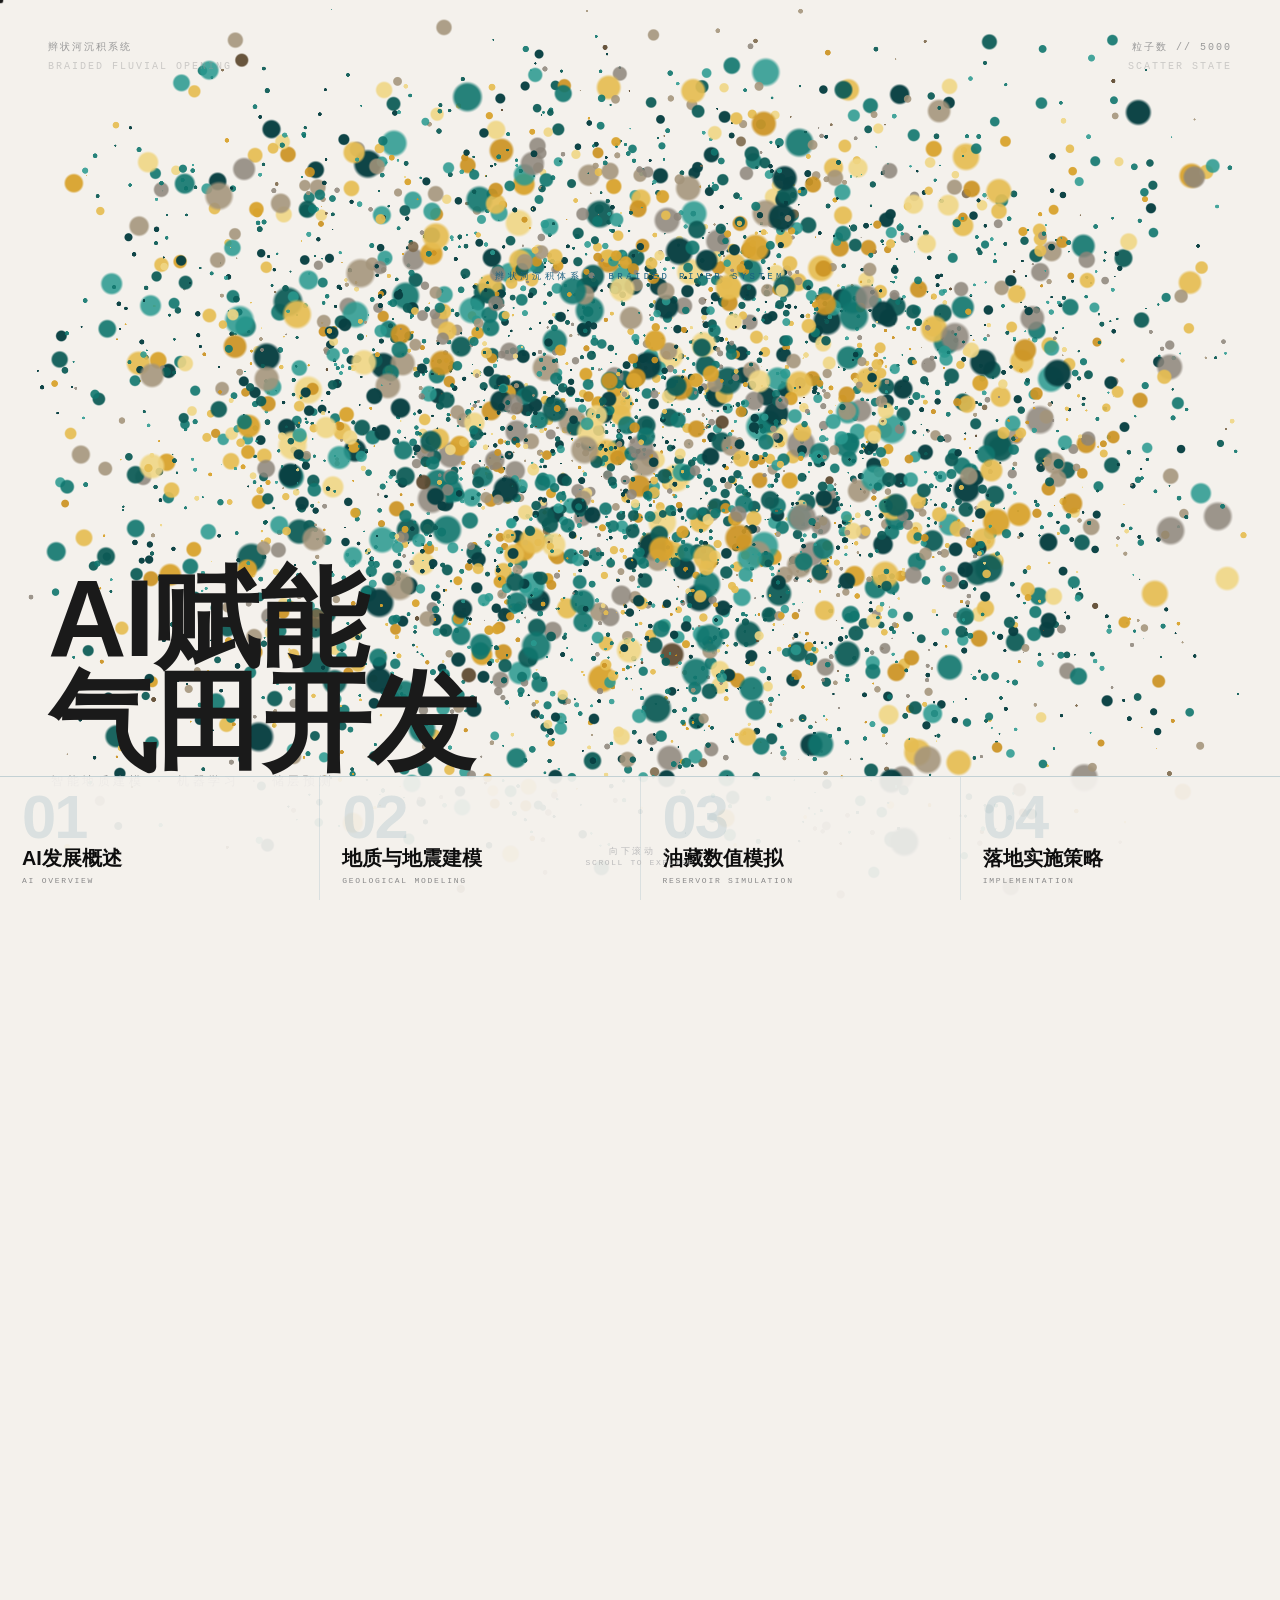
<file: index.html>
<!DOCTYPE html>
<html lang="zh-CN">
<head>
  <meta charset="UTF-8">
  <meta name="viewport" content="width=device-width, initial-scale=1.0">
  <title>AI赋能气田开发</title>
  <style>
    *, *::before, *::after { margin: 0; padding: 0; box-sizing: border-box; }

    body {
      background: #F4F1EC;
      height: 260vh;
      font-family: "PingFang SC", "Hiragino Sans GB", "Microsoft YaHei", "Noto Sans SC", Arial, sans-serif;
      overflow-x: hidden;
    }

    canvas {
      position: fixed;
      top: 0; left: 0;
      width: 100vw; height: 100vh;
      display: block;
    }

    /* ---- UI Overlay ---- */
    #ui {
      position: fixed;
      inset: 0;
      pointer-events: none;
      z-index: 10;
    }

    /* monospace utility */
    .mono {
      font-family: 'Courier New', Courier, monospace;
      font-size: 10px;
      letter-spacing: 0.20em;
      text-transform: uppercase;
      color: #999;
      line-height: 1.9;
    }

    /* corner anchors */
    #label-tl { position: absolute; top: 38px; left: 48px; }
    #label-tr { position: absolute; top: 38px; right: 48px; text-align: right; }

    /* ---- Main Headline ---- */
    #headline {
      position: absolute;
      bottom: 14%;
      left: 48px;
      font-size: clamp(52px, 8.5vw, 120px);
      font-weight: 900;
      line-height: 0.95;
      letter-spacing: -0.02em;
      color: #1A1A1A;
      mix-blend-mode: multiply;
      opacity: 0;
      transition: opacity 1.6s ease;
    }

    #subtitle {
      position: absolute;
      bottom: 12.2%;
      left: 51px;
      font-family: 'Courier New', monospace;
      font-size: clamp(9px, 1.1vw, 12px);
      letter-spacing: 0.30em;
      color: #888;
      text-transform: uppercase;
      opacity: 0;
      transition: opacity 2s ease 0.9s;
    }

    /* ---- Chapter Strip — full-width bottom bar ---- */
    #chapters-row {
      position: absolute;
      bottom: 0; left: 0; right: 0;
      display: flex;
      background: rgba(244,241,236,0.94);
      border-top: 1px solid rgba(26,96,128,0.22);
      opacity: 0;
      transform: translateY(40px);
      transition: opacity 0.75s ease, transform 0.75s cubic-bezier(0.22,1,0.36,1);
      pointer-events: all;
    }

    .ch {
      flex: 1;
      padding: 12px 22px 15px;
      border-right: 1px solid rgba(26,96,128,0.12);
      overflow: hidden;
      cursor: pointer;
      transition: background 0.25s ease, transform 0.25s ease;
    }
    .ch:last-child { border-right: none; }
    .ch:hover,
    .ch:focus-visible {
      background: rgba(26,96,128,0.06);
      transform: translateY(-2px);
      outline: none;
    }

    /* Large watermark numeral — visual anchor that draws the eye first */
    .ch-num {
      display: block;
      font-family: 'Arial Black', Arial, sans-serif;
      font-size: clamp(38px, 4.8vw, 62px);
      font-weight: 900;
      line-height: 0.92;
      letter-spacing: -0.03em;
      color: rgba(26,96,128,0.12);
      margin-bottom: 2px;
      user-select: none;
    }

    /* Bold Chinese title — primary read target */
    .ch-title {
      display: block;
      font-size: clamp(14px, 1.55vw, 20px);
      font-weight: 800;
      color: #0E0E0E;
      line-height: 1.2;
    }

    /* Monospace English label */
    .ch-en {
      display: block;
      font-family: 'Courier New', monospace;
      font-size: 8px;
      letter-spacing: 0.22em;
      color: #888;
      margin-top: 5px;
      text-transform: uppercase;
    }

    /* ---- River annotation — appears when river forms ---- */
    #river-label {
      position: absolute;
      top: 30%;
      left: 50%;
      transform: translateX(-50%);
      font-family: 'Courier New', monospace;
      font-size: 9px;
      letter-spacing: 0.38em;
      color: #1A6080;
      text-transform: uppercase;
      text-align: center;
      opacity: 0;
      transition: opacity 1s ease 0.8s;
      pointer-events: none;
      white-space: nowrap;
    }

    /* ---- Scroll Hint ---- */
    #scroll-hint {
      position: absolute;
      bottom: 32px;
      left: 50%;
      transform: translateX(-50%);
      font-family: 'Courier New', monospace;
      font-size: 9px;
      letter-spacing: 0.28em;
      color: #BBB;
      text-transform: uppercase;
      text-align: center;
      transition: opacity 0.4s;
      animation: nudge 2.2s ease-in-out infinite;
    }
    @keyframes nudge {
      0%, 100% { transform: translateX(-50%) translateY(0); }
      50%       { transform: translateX(-50%) translateY(6px); }
    }

    /* ---- Continue hint — sits above the chapter strip ---- */
    #continue-hint {
      position: absolute;
      bottom: 100px;
      right: 48px;
      font-family: 'Courier New', monospace;
      font-size: 9px;
      letter-spacing: 0.25em;
      color: #666;
      text-transform: uppercase;
      opacity: 0;
      transition: opacity 0.7s ease;
      pointer-events: all;
      cursor: pointer;
    }

    /* ---- Progress bar ---- */
    #pbar {
      position: fixed;
      top: 0; left: 0;
      height: 2px;
      width: 0%;
      background: linear-gradient(90deg, #1E5F77, #5BBACB, #9DD4DC);
      z-index: 20;
      transition: width 0.06s linear;
    }

    /* ---- Custom cursor ---- */
    #cursor {
      position: fixed;
      width: 7px; height: 7px;
      border-radius: 50%;
      background: #1A1A1A;
      pointer-events: none;
      z-index: 100;
      transform: translate(-50%, -50%);
      mix-blend-mode: multiply;
      transition: transform 0.08s ease;
    }
  </style>
</head>

<body>
<div id="pbar"></div>
<canvas id="canvas"></canvas>
<div id="cursor"></div>

<div id="ui">
  <!-- Top-left label -->
  <div id="label-tl" class="mono">
    辫状河沉积系统<br>
    <span style="opacity:0.45">Braided Fluvial Opening</span>
  </div>

  <!-- Top-right: live state -->
  <div id="label-tr" class="mono">
    粒子数 // 5000<br>
    <span style="opacity:0.45" id="state-sub">Scatter State</span>
  </div>

  <!-- Main headline -->
  <div id="headline">AI赋能<br>气田开发</div>
  <div id="subtitle">智能地质建模 · 机器学习 · 储层预测</div>

  <!-- Chapter strip — full-width bottom bar, reveals when river forms -->
  <div id="chapters-row">
    <div class="ch" id="ch1" data-target="part1/index.html" role="button" tabindex="0" aria-label="进入第一部分：AI发展概述">
      <span class="ch-num">01</span>
      <span class="ch-title">AI发展概述</span>
      <span class="ch-en">AI Overview</span>
    </div>
    <div class="ch" id="ch2" data-target="part2/index.html" role="button" tabindex="0" aria-label="进入第二部分：地质与地震建模">
      <span class="ch-num">02</span>
      <span class="ch-title">地质与地震建模</span>
      <span class="ch-en">Geological Modeling</span>
    </div>
    <div class="ch" id="ch3" data-target="part3/pinn_slides.html" role="button" tabindex="0" aria-label="进入第三部分：油藏数值模拟">
      <span class="ch-num">03</span>
      <span class="ch-title">油藏数值模拟</span>
      <span class="ch-en">Reservoir Simulation</span>
    </div>
    <div class="ch" id="ch4" data-target="part4/index.html" role="button" tabindex="0" aria-label="进入第四部分：落地实施策略">
      <span class="ch-num">04</span>
      <span class="ch-title">落地实施策略</span>
      <span class="ch-en">Implementation</span>
    </div>
  </div>

  <!-- River annotation — names the shape once it forms -->
  <div id="river-label">辫状河沉积体系 · Braided River System</div>

  <!-- Scroll hint -->
  <div id="scroll-hint">向下滚动 ↓<br><span style="font-size:8px;letter-spacing:0.2em">Scroll to explore</span></div>

  <!-- Continue -->
  <div id="continue-hint" onclick="navigate()">进入演示 // Enter Deck →</div>
</div>

<script>
// ============================================================
//  BRAIDED RIVER PARTICLE SYSTEM
//  WebGL2 · Spring Physics · Scroll-Driven · 3 500 Particles
// ============================================================

const CFG = {
  N:         5000,
  SPRING:    0.055,   // faster convergence → river forms crisply
  DAMP:      0.882,
  NOISE:     0.18,
  MOUSE_R:   130,
  MOUSE_F:   11,
  BG:        [244/255, 241/255, 236/255, 1.0],
};

// ---- Geology-authentic palette: RGBA 0–1 ----
// Teal water channels (matching part1 --accent #0f766e) vs warm gold sandbars
const PAL = {
  w0: [0.03, 0.25, 0.26, 0.97],   // deep dark teal
  w1: [0.05, 0.36, 0.34, 0.94],   // dark teal
  w2: [0.06, 0.46, 0.43, 0.90],   // accent teal (#0f766e)
  w3: [0.16, 0.60, 0.56, 0.86],   // light teal
  s0: [0.85, 0.64, 0.18, 0.95],   // rich amber-gold (darkest bar)
  s1: [0.90, 0.74, 0.32, 0.92],   // warm gold
  s2: [0.94, 0.84, 0.52, 0.90],   // pale gold-sand
  s3: [0.80, 0.58, 0.14, 0.93],   // dark burnt gold
  g0: [0.64, 0.58, 0.48, 0.88],   // warm gravel
  g1: [0.55, 0.52, 0.48, 0.85],   // dark gravel
  b0: [0.36, 0.28, 0.18, 0.92],   // dark bank
  b1: [0.48, 0.40, 0.28, 0.87],   // brown bank
};
const PKEYS = Object.keys(PAL);

function rpal(arr) { return PAL[arr[arr.length * Math.random() | 0]]; }

// ---- Six channel centrelines — spread across full page y ∈ [0.12, 0.88] ----
// Varied phases create braiding nodes where adjacent channels converge/diverge
const CH0 = t => 0.12 + 0.040 * Math.sin(t * Math.PI * 2.4 + 0.00);
const CH1 = t => 0.27 + 0.045 * Math.sin(t * Math.PI * 2.0 + 1.20);
const CH2 = t => 0.42 + 0.050 * Math.sin(t * Math.PI * 2.3 + 2.80);
const CH3 = t => 0.58 + 0.050 * Math.sin(t * Math.PI * 1.9 + 0.60);
const CH4 = t => 0.73 + 0.045 * Math.sin(t * Math.PI * 2.1 + 3.40);
const CH5 = t => 0.88 + 0.040 * Math.sin(t * Math.PI * 2.5 + 1.80);

// Narrow channel half-widths — crisp, distinct channel edges
const CW0 = t => 0.012 + 0.007 * Math.abs(Math.sin(t * Math.PI * 5.0 + 0.0));
const CW1 = t => 0.015 + 0.008 * Math.abs(Math.sin(t * Math.PI * 4.2 + 1.2));
const CW2 = t => 0.014 + 0.007 * Math.abs(Math.sin(t * Math.PI * 4.8 + 2.3));
const CW3 = t => 0.016 + 0.008 * Math.abs(Math.sin(t * Math.PI * 4.0 + 0.8));
const CW4 = t => 0.014 + 0.007 * Math.abs(Math.sin(t * Math.PI * 4.6 + 3.0));
const CW5 = t => 0.012 + 0.007 * Math.abs(Math.sin(t * Math.PI * 5.2 + 1.6));

// ---- Generate river target positions ----
function generateTargets(count, W, H) {
  const tgts = [];
  const zones = [
    { id: 'ch0',   w: 0.09 },
    { id: 'bar01', w: 0.06 },
    { id: 'ch1',   w: 0.10 },
    { id: 'bar12', w: 0.06 },
    { id: 'ch2',   w: 0.10 },
    { id: 'bar23', w: 0.06 },
    { id: 'ch3',   w: 0.12 },
    { id: 'bar34', w: 0.06 },
    { id: 'ch4',   w: 0.10 },
    { id: 'bar45', w: 0.06 },
    { id: 'ch5',   w: 0.09 },
    { id: 'banks', w: 0.04 },
    { id: 'outer', w: 0.06 },
  ];
  const total = zones.reduce((s, z) => s + z.w, 0);

  for (let i = 0; i < count; i++) {
    let r = Math.random() * total, zone = 'outer';
    for (const z of zones) { r -= z.w; if (r <= 0) { zone = z.id; break; } }

    const t  = Math.random();
    const xn = 0.04 + t * 0.92;
    let yn, col;

    switch (zone) {
      case 'ch0': {
        yn  = CH0(t) + (Math.random() * 2 - 1) * CW0(t);
        col = rpal(['w0','w1','w1','w2','w3']);
        break;
      }
      case 'ch1': {
        yn  = CH1(t) + (Math.random() * 2 - 1) * CW1(t);
        col = rpal(['w0','w0','w1','w2','w2','w3']);
        break;
      }
      case 'ch2': {
        yn  = CH2(t) + (Math.random() * 2 - 1) * CW2(t);
        col = rpal(['w0','w1','w1','w2','w3']);
        break;
      }
      case 'ch3': {
        yn  = CH3(t) + (Math.random() * 2 - 1) * CW3(t);
        col = rpal(['w0','w0','w1','w2','w2','w3']);
        break;
      }
      case 'ch4': {
        yn  = CH4(t) + (Math.random() * 2 - 1) * CW4(t);
        col = rpal(['w0','w1','w2','w2','w3']);
        break;
      }
      case 'ch5': {
        yn  = CH5(t) + (Math.random() * 2 - 1) * CW5(t);
        col = rpal(['w0','w1','w1','w2','w3']);
        break;
      }
      case 'bar01': {
        const y0 = CH0(t), y1 = CH1(t), gap = y1 - y0;
        if (gap < 0.05) {
          yn  = (y0 + y1) / 2 + (Math.random() * 2 - 1) * gap * 0.45;
          col = rpal(['w1','w2','w3']);
        } else {
          yn  = (y0 + y1) / 2 + (Math.random() * 2 - 1) * (gap - 0.04) / 2;
          col = rpal(['s0','s1','s1','s2','s3','g0','g1']);
        }
        break;
      }
      case 'bar12': {
        const y1 = CH1(t), y2 = CH2(t), gap = y2 - y1;
        if (gap < 0.05) {
          yn  = (y1 + y2) / 2 + (Math.random() * 2 - 1) * gap * 0.45;
          col = rpal(['w1','w2','w3']);
        } else {
          yn  = (y1 + y2) / 2 + (Math.random() * 2 - 1) * (gap - 0.04) / 2;
          col = rpal(['s0','s1','s1','s2','s3','g0','g1']);
        }
        break;
      }
      case 'bar23': {
        const y2 = CH2(t), y3 = CH3(t), gap = y3 - y2;
        if (gap < 0.05) {
          yn  = (y2 + y3) / 2 + (Math.random() * 2 - 1) * gap * 0.45;
          col = rpal(['w1','w2','w3']);
        } else {
          yn  = (y2 + y3) / 2 + (Math.random() * 2 - 1) * (gap - 0.04) / 2;
          col = rpal(['s0','s1','s1','s2','s3','g0','g1','g1']);
        }
        break;
      }
      case 'bar34': {
        const y3 = CH3(t), y4 = CH4(t), gap = y4 - y3;
        if (gap < 0.05) {
          yn  = (y3 + y4) / 2 + (Math.random() * 2 - 1) * gap * 0.45;
          col = rpal(['w1','w2','w3']);
        } else {
          yn  = (y3 + y4) / 2 + (Math.random() * 2 - 1) * (gap - 0.04) / 2;
          col = rpal(['s0','s1','s1','s2','s3','g0','g1']);
        }
        break;
      }
      case 'bar45': {
        const y4 = CH4(t), y5 = CH5(t), gap = y5 - y4;
        if (gap < 0.05) {
          yn  = (y4 + y5) / 2 + (Math.random() * 2 - 1) * gap * 0.45;
          col = rpal(['w1','w2','w3']);
        } else {
          yn  = (y4 + y5) / 2 + (Math.random() * 2 - 1) * (gap - 0.04) / 2;
          col = rpal(['s0','s1','s1','s2','s3','g0','g1','g1']);
        }
        break;
      }
      case 'banks': {
        yn  = Math.random() < 0.5
          ? Math.random() * 0.06
          : 0.94 + Math.random() * 0.06;
        col = rpal(['b0','b1','g0','g0','g1']);
        break;
      }
      default: { // outer
        yn = Math.random();
        col = rpal(PKEYS);
        break;
      }
    }

    yn = Math.max(0.01, Math.min(0.99, yn));
    tgts.push({ x: xn * W, y: yn * H, col: [...col], zone });
  }
  return tgts;
}

// ============================================================
//  WEBGL2 SETUP
// ============================================================
const VERT_SRC = `#version 300 es
precision highp float;
in vec2  aPos;
in float aSize;
in vec4  aColor;
uniform vec2 uRes;
out vec4 vColor;
void main() {
  vec2 c = (aPos / uRes) * 2.0 - 1.0;
  gl_Position = vec4(c.x, -c.y, 0.0, 1.0);
  gl_PointSize = aSize;
  vColor = aColor;
}`;

const FRAG_SRC = `#version 300 es
precision mediump float;
in  vec4 vColor;
out vec4 fragColor;
void main() {
  vec2  uv = gl_PointCoord - 0.5;
  float d  = length(uv);
  if (d > 0.5) discard;
  float a = 1.0 - smoothstep(0.36, 0.50, d);
  fragColor = vec4(vColor.rgb, vColor.a * a);
}`;

let canvas, gl, prog;
let posLoc, sizeLoc, colLoc, resLoc;
let vao, posBuf, sizeBuf, colBuf;

function initGL() {
  canvas = document.getElementById('canvas');
  canvas.width  = window.innerWidth;
  canvas.height = window.innerHeight;

  gl = canvas.getContext('webgl2', {
    alpha: false, antialias: true,
    premultipliedAlpha: false,
    powerPreference: 'high-performance',
  });
  if (!gl) return false;

  function makeShader(type, src) {
    const s = gl.createShader(type);
    gl.shaderSource(s, src);
    gl.compileShader(s);
    if (!gl.getShaderParameter(s, gl.COMPILE_STATUS))
      console.error(gl.getShaderInfoLog(s));
    return s;
  }

  prog = gl.createProgram();
  gl.attachShader(prog, makeShader(gl.VERTEX_SHADER,   VERT_SRC));
  gl.attachShader(prog, makeShader(gl.FRAGMENT_SHADER, FRAG_SRC));
  gl.linkProgram(prog);
  if (!gl.getProgramParameter(prog, gl.LINK_STATUS)) {
    console.error(gl.getProgramInfoLog(prog)); return false;
  }

  posLoc  = gl.getAttribLocation(prog,  'aPos');
  sizeLoc = gl.getAttribLocation(prog,  'aSize');
  colLoc  = gl.getAttribLocation(prog,  'aColor');
  resLoc  = gl.getUniformLocation(prog, 'uRes');

  vao    = gl.createVertexArray();
  posBuf = gl.createBuffer();
  sizeBuf= gl.createBuffer();
  colBuf = gl.createBuffer();

  gl.enable(gl.BLEND);
  gl.blendFunc(gl.SRC_ALPHA, gl.ONE_MINUS_SRC_ALPHA);
  gl.clearColor(...CFG.BG);
  return true;
}

// ============================================================
//  PARTICLE STATE
// ============================================================
let W, H;
let parts   = [];
let progress = 0;
let time     = 0;
let mX = -9999, mY = -9999;

// Pre-allocated typed arrays (avoid GC churn)
const posData  = new Float32Array(CFG.N * 2);
const sizeData = new Float32Array(CFG.N);
const colData  = new Float32Array(CFG.N * 4);

function randomSize(zone) {
  if (zone === 'outer') return 1 + Math.random() * 2.5;  // tiny: 1–3.5 px

  const r = Math.random();
  if (zone === 'bar01' || zone === 'bar12') {
    // sandbars: favour medium-large (look like gravel/sand grains)
    if (r < 0.40) return 5  + Math.random() * 6;   // mid   5–11 px
    if (r < 0.78) return 11 + Math.random() * 9;   // large 11–20 px
    return               20 + Math.random() * 12;  // XL    20–32 px
  }
  // water channels: varied fine-to-mid
  if (r < 0.55) return 2  + Math.random() * 4;   // small  2–6 px
  if (r < 0.82) return 6  + Math.random() * 7;   // mid    6–13 px
  if (r < 0.95) return 13 + Math.random() * 8;   // large 13–21 px
  return               21 + Math.random() * 12;  // XL    21–33 px
}

function initParticles() {
  W = window.innerWidth;
  H = window.innerHeight;
  const tgts = generateTargets(CFG.N, W, H);

  parts = tgts.map(tgt => {
    const sx = Math.random() * W;
    const sy = Math.random() * H;
    return {
      x: sx, y: sy,
      vx: (Math.random() - 0.5) * 2,
      vy: (Math.random() - 0.5) * 2,
      tx: tgt.x, ty: tgt.y,   // river target
      sx, sy,                  // scatter target
      size: randomSize(tgt.zone),
      col:  tgt.col,
      phi:  Math.random() * Math.PI * 2,
      spd:  0.010 + Math.random() * 0.025,
    };
  });
}

// ============================================================
//  PHYSICS UPDATE
// ============================================================
function update() {
  time += 0.008;

  for (const p of parts) {
    // Interpolated target driven by scroll progress
    const tx = p.sx + (p.tx - p.sx) * progress;
    const ty = p.sy + (p.ty - p.sy) * progress;

    // Spring toward target
    p.vx += (tx - p.x) * CFG.SPRING;
    p.vy += (ty - p.y) * CFG.SPRING;

    // Organic noise — fade to near-zero when river is fully formed
    const noiseAmt = CFG.NOISE * (1 - progress);
    p.vx += Math.sin(p.phi + time * p.spd * 2.2) * noiseAmt;
    p.vy += Math.cos(p.phi * 1.3 + time * p.spd * 1.9) * noiseAmt;

    // Mouse repulsion
    const dx = p.x - mX, dy = p.y - mY;
    const d2 = dx * dx + dy * dy;
    const R2 = CFG.MOUSE_R * CFG.MOUSE_R;
    if (d2 < R2 && d2 > 0) {
      const d = Math.sqrt(d2);
      const f = (CFG.MOUSE_R - d) / CFG.MOUSE_R * CFG.MOUSE_F;
      p.vx += (dx / d) * f;
      p.vy += (dy / d) * f;
    }

    p.vx *= CFG.DAMP;
    p.vy *= CFG.DAMP;
    p.x  += p.vx;
    p.y  += p.vy;
  }
}

// ============================================================
//  WEBGL RENDER
// ============================================================
function render() {
  gl.viewport(0, 0, canvas.width, canvas.height);
  gl.clear(gl.COLOR_BUFFER_BIT);
  gl.useProgram(prog);
  gl.uniform2f(resLoc, canvas.width, canvas.height);

  for (let i = 0; i < CFG.N; i++) {
    const p = parts[i];
    posData [i * 2]     = p.x;
    posData [i * 2 + 1] = p.y;
    sizeData[i]         = p.size;
    colData [i * 4]     = p.col[0];
    colData [i * 4 + 1] = p.col[1];
    colData [i * 4 + 2] = p.col[2];
    colData [i * 4 + 3] = p.col[3];
  }

  gl.bindVertexArray(vao);

  gl.bindBuffer(gl.ARRAY_BUFFER, posBuf);
  gl.bufferData(gl.ARRAY_BUFFER, posData, gl.DYNAMIC_DRAW);
  gl.enableVertexAttribArray(posLoc);
  gl.vertexAttribPointer(posLoc, 2, gl.FLOAT, false, 0, 0);

  gl.bindBuffer(gl.ARRAY_BUFFER, sizeBuf);
  gl.bufferData(gl.ARRAY_BUFFER, sizeData, gl.DYNAMIC_DRAW);
  gl.enableVertexAttribArray(sizeLoc);
  gl.vertexAttribPointer(sizeLoc, 1, gl.FLOAT, false, 0, 0);

  gl.bindBuffer(gl.ARRAY_BUFFER, colBuf);
  gl.bufferData(gl.ARRAY_BUFFER, colData, gl.DYNAMIC_DRAW);
  gl.enableVertexAttribArray(colLoc);
  gl.vertexAttribPointer(colLoc, 4, gl.FLOAT, false, 0, 0);

  gl.drawArrays(gl.POINTS, 0, CFG.N);
  gl.bindVertexArray(null);
}

// ============================================================
//  SCROLL CONTROLLER
// ============================================================
let clustered   = false;
let navigating  = false;
let clusterPx, exitPx;

function initScrollConfig() {
  clusterPx = window.innerHeight;        // 100 vh → fully formed
  exitPx    = window.innerHeight * 1.75; // 175 vh → navigate
}

function onScroll() {
  const sy = window.scrollY;
  progress = Math.min(1.0, sy / clusterPx);

  // Progress bar
  document.getElementById('pbar').style.width = (progress * 100) + '%';

  // Scroll hint fades with progress
  document.getElementById('scroll-hint').style.opacity =
    String(Math.max(0, 1 - progress * 3));

  // State text update
  const sub = document.getElementById('state-sub');
  if (progress < 0.05)     sub.textContent = 'Scatter State';
  else if (progress < 0.95) sub.textContent = 'Clustering ' + Math.round(progress * 100) + '%';
  else                       sub.textContent = 'Braided River ◉';

  // Chapter labels emerge at 85 %+
  if (progress >= 0.85 && !clustered) {
    clustered = true;
    // River annotation first, then the full chapter strip slides up
    document.getElementById('river-label').style.opacity = '1';
    setTimeout(() => {
      const row = document.getElementById('chapters-row');
      row.style.opacity = '1';
      row.style.transform = 'translateY(0)';
    }, 600);
  }

  // Continue hint
  document.getElementById('continue-hint').style.opacity =
    String(Math.max(0, (progress - 0.96) * 25));

  // Navigate on deep scroll
  if (sy >= exitPx && !navigating) {
    navigating = true;
    navigateTo('part1/index.html');
  }
}

function navigateTo(href) {
  if (!href) return;
  canvas.style.transition = 'opacity 0.9s ease';
  canvas.style.opacity    = '0';
  document.getElementById('ui').style.transition = 'opacity 0.9s ease';
  document.getElementById('ui').style.opacity    = '0';
  setTimeout(() => { window.location.href = href; }, 900);
}

function navigate() {
  navigateTo('part1/index.html');
}

function bindChapterNavigation() {
  const chapters = document.querySelectorAll('#chapters-row .ch[data-target]');
  chapters.forEach((chapter) => {
    const href = chapter.dataset.target;
    chapter.addEventListener('click', () => {
      if (navigating) return;
      navigating = true;
      navigateTo(href);
    });
    chapter.addEventListener('keydown', (event) => {
      if (event.key !== 'Enter' && event.key !== ' ') return;
      event.preventDefault();
      if (navigating) return;
      navigating = true;
      navigateTo(href);
    });
  });
}

// ============================================================
//  RESIZE
// ============================================================
function onResize() {
  W = canvas.width  = window.innerWidth;
  H = canvas.height = window.innerHeight;
  initScrollConfig();

  const tgts = generateTargets(CFG.N, W, H);
  for (let i = 0; i < CFG.N; i++) {
    parts[i].tx = tgts[i].x;
    parts[i].ty = tgts[i].y;
  }
}

// ============================================================
//  MAIN LOOP
// ============================================================
function loop() {
  update();
  render();
  requestAnimationFrame(loop);
}

// ============================================================
//  INIT
// ============================================================
window.addEventListener('DOMContentLoaded', () => {
  initScrollConfig();
  bindChapterNavigation();

  if (!initGL()) {
    document.body.innerHTML =
      '<p style="padding:40px;font-family:monospace;color:#555">' +
      'WebGL2 not supported in this browser.</p>';
    return;
  }

  initParticles();

  // Fade in headline
  requestAnimationFrame(() => {
    document.getElementById('headline').style.opacity = '1';
    document.getElementById('subtitle').style.opacity = '1';
  });

  window.addEventListener('scroll', onScroll, { passive: true });
  window.addEventListener('resize', onResize);

  // Mouse tracking + custom cursor
  const cursorEl = document.getElementById('cursor');
  window.addEventListener('mousemove', e => {
    mX = e.clientX;
    mY = e.clientY;
    cursorEl.style.left = mX + 'px';
    cursorEl.style.top  = mY + 'px';
  });
  window.addEventListener('mouseleave', () => { mX = mY = -9999; });

  // Space bar also triggers navigate (presentation convenience)
  window.addEventListener('keydown', e => {
    if (e.code === 'Space' && progress >= 0.95) {
      e.preventDefault();
      if (!navigating) { navigating = true; navigate(); }
    }
  });

  loop();
});
</script>
</body>
</html>
</file>
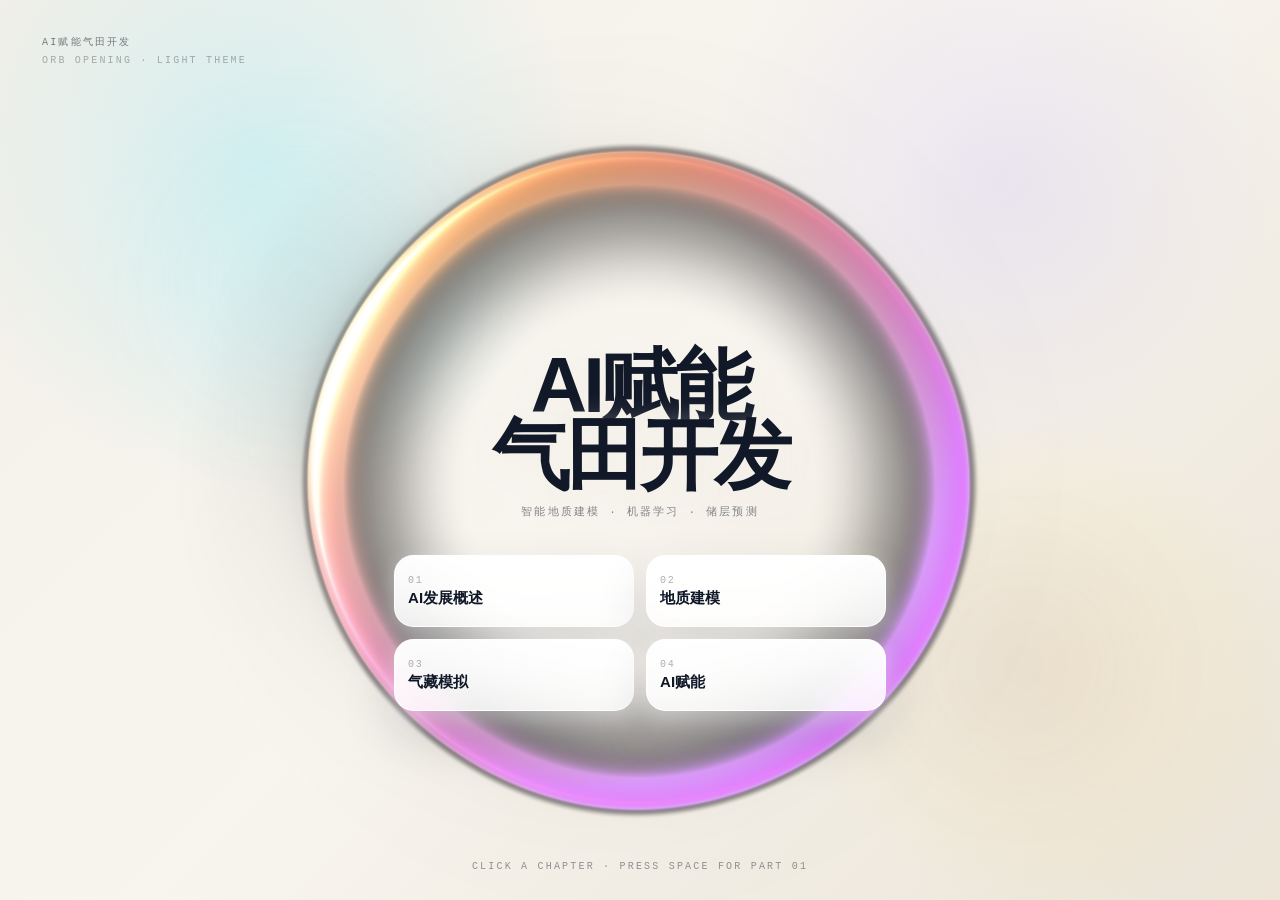
<file: open_index.html>
<!DOCTYPE html>
<html lang="zh-CN">
<head>
  <meta charset="UTF-8">
  <meta name="viewport" content="width=device-width, initial-scale=1.0">
  <title>AI赋能气田开发</title>
  <style>
    :root {
      --bg-warm: #f3efe8;
      --bg-warm-2: #ebe4d7;
      --ink: #121826;
      --muted: rgba(18, 24, 38, 0.62);
      --line: rgba(15, 118, 110, 0.14);
      --line-strong: rgba(15, 118, 110, 0.22);
      --card: rgba(255, 255, 255, 0.72);
      --card-strong: rgba(255, 255, 255, 0.88);
      --shadow: 0 24px 60px rgba(89, 74, 48, 0.16);
      --shadow-soft: 0 16px 38px rgba(18, 24, 38, 0.08);
      --accent: #0f766e;
      --accent-2: #5a35ff;
      --accent-3: #d97706;
    }

    *, *::before, *::after {
      box-sizing: border-box;
    }

    html, body {
      width: 100%;
      height: 100%;
      margin: 0;
      overflow: hidden;
    }

    body {
      position: relative;
      font-family: "PingFang SC", "Hiragino Sans GB", "Microsoft YaHei", "Noto Sans SC", Arial, sans-serif;
      color: var(--ink);
      background:
        radial-gradient(circle at 20% 18%, rgba(110, 231, 255, 0.24), transparent 26%),
        radial-gradient(circle at 78% 20%, rgba(155, 140, 255, 0.14), transparent 24%),
        radial-gradient(circle at 82% 74%, rgba(250, 204, 21, 0.12), transparent 20%),
        linear-gradient(135deg, var(--bg-warm), #f8f5ef 48%, var(--bg-warm-2) 100%);
      opacity: 0;
      transition: opacity 0.9s ease;
    }

    body.ready {
      opacity: 1;
    }

    body.leaving {
      opacity: 0;
    }

    body::before,
    body::after {
      content: "";
      position: absolute;
      inset: auto;
      border-radius: 999px;
      pointer-events: none;
      filter: blur(22px);
      opacity: 0.7;
      z-index: 0;
    }

    body::before {
      top: 8%;
      left: 7%;
      width: min(34vw, 420px);
      height: min(34vw, 420px);
      background: radial-gradient(circle, rgba(110, 231, 255, 0.16), transparent 72%);
    }

    body::after {
      right: 6%;
      bottom: 6%;
      width: min(30vw, 360px);
      height: min(30vw, 360px);
      background: radial-gradient(circle, rgba(155, 140, 255, 0.14), transparent 70%);
    }

    #app {
      position: relative;
      width: 100%;
      height: 100%;
      isolation: isolate;
      overflow: hidden;
      z-index: 1;
    }

    .mono {
      font-family: 'Courier New', Courier, monospace;
      font-size: 10px;
      letter-spacing: 0.22em;
      text-transform: uppercase;
      color: rgba(18, 24, 38, 0.54);
      line-height: 1.8;
    }

    #label-tl,
    #label-tr {
      position: absolute;
      top: 34px;
      z-index: 4;
      pointer-events: none;
    }

    #label-tl { left: 42px; }
    #label-tr { display: none; }

    #orb-shell {
      position: absolute;
      left: 50%;
      top: 52%;
      width: min(76vw, 76vh, 820px);
      aspect-ratio: 1;
      transform: translate(-50%, -50%);
      z-index: 2;
      overflow: visible;
    }

    #orb-canvas {
      position: fixed;
      left: 50%;
      top: 52%;
      width: max(105.6vw, 105.6vh);
      height: max(105.6vw, 105.6vh);
      transform: translate(-50%, -50%);
      display: block;
      pointer-events: none;
      z-index: 1;
    }

    #orb-copy {
      position: absolute;
      inset: 0;
      pointer-events: none;
    }

    #headline {
      position: absolute;
      top: 43%;
      left: 50%;
      width: min(72%, 500px);
      transform: translate(-50%, -50%);
      text-align: center;
      font-size: clamp(48px, 7vw, 78px);
      font-weight: 900;
      line-height: 0.9;
      letter-spacing: -0.05em;
      color: #111827;
      text-shadow: 0 12px 32px rgba(243, 239, 232, 0.95);
      margin: 0;
    }

    #subtitle {
      position: absolute;
      top: 55.2%;
      left: 50%;
      width: min(68%, 430px);
      transform: translateX(-50%);
      margin: 0;
      text-align: center;
      font-family: 'Courier New', monospace;
      font-size: clamp(10px, 1.02vw, 11px);
      letter-spacing: 0.2em;
      text-transform: uppercase;
      color: rgba(18, 24, 38, 0.5);
    }

    #part-grid {
      position: absolute;
      left: 50%;
      bottom: 13.6%;
      width: min(72%, 492px);
      transform: translateX(-50%);
      display: grid;
      grid-template-columns: repeat(2, minmax(0, 1fr));
      gap: 12px;
      pointer-events: auto;
      z-index: 5;
    }

    .part-card {
      appearance: none;
      position: relative;
      border: 1px solid rgba(255, 255, 255, 0.92);
      background: linear-gradient(180deg, rgba(255, 255, 255, 0.97), rgba(255, 255, 255, 0.86));
      box-shadow:
        0 26px 54px rgba(17, 24, 39, 0.14),
        0 8px 22px rgba(255, 255, 255, 0.42);
      border-radius: 1.22rem;
      padding: 0.72rem 0.82rem 0.76rem;
      text-align: left;
      cursor: pointer;
      transition:
        transform 0.24s ease,
        box-shadow 0.24s ease,
        border-color 0.24s ease,
        background 0.24s ease;
      backdrop-filter: blur(10px);
      min-height: 72px;
      color: var(--ink);
      transform: translateY(-6px);
    }

    .part-card::before {
      content: '';
      position: absolute;
      inset: 0;
      border-radius: inherit;
      background: linear-gradient(180deg, rgba(255, 255, 255, 0.34), rgba(255, 255, 255, 0));
      pointer-events: none;
    }

    .part-card:hover,
    .part-card:focus-visible {
      transform: translateY(-10px) scale(1.012);
      border-color: rgba(90, 53, 255, 0.18);
      background: linear-gradient(180deg, rgba(255, 255, 255, 1), rgba(255, 255, 255, 0.9));
      box-shadow:
        0 30px 62px rgba(90, 53, 255, 0.12),
        0 12px 24px rgba(17, 24, 39, 0.12);
      outline: none;
    }

    .part-num {
      display: block;
      margin-bottom: 0.18rem;
      font-family: 'Courier New', monospace;
      font-size: 10px;
      letter-spacing: 0.16em;
      color: rgba(18, 24, 38, 0.34);
      position: relative;
      z-index: 1;
    }

    .part-title {
      display: block;
      font-size: clamp(14px, 1.2vw, 15px);
      font-weight: 700;
      line-height: 1.14;
      color: #101828;
      position: relative;
      z-index: 1;
    }

    .part-en {
      display: none;
    }

    #footer-note {
      position: absolute;
      left: 50%;
      bottom: 28px;
      transform: translateX(-50%);
      text-align: center;
      font-family: 'Courier New', monospace;
      font-size: 10px;
      letter-spacing: 0.22em;
      text-transform: uppercase;
      color: rgba(18, 24, 38, 0.44);
      z-index: 4;
      pointer-events: none;
    }

    @media (max-width: 900px) {
      #orb-shell {
        width: min(86vw, 86vh, 740px);
        top: 54%;
      }

      #headline {
        top: 41.5%;
        width: min(78%, 460px);
      }

      #subtitle {
        top: 53.5%;
        width: min(70%, 390px);
      }

      #part-grid {
        width: min(72%, 420px);
        bottom: 11.5%;
      }
    }

    @media (max-width: 680px) {
      #label-tl,
      #label-tr {
        top: 22px;
        font-size: 9px;
      }

      #label-tl { left: 18px; }
      #label-tr { right: 18px; }

      #orb-shell {
        width: min(88vw, 88vh);
        top: 55%;
      }

      #headline {
        top: 39%;
        width: min(84%, 400px);
        font-size: clamp(38px, 11vw, 54px);
      }

      #subtitle {
        top: 50.5%;
        width: min(72%, 300px);
        font-size: 9px;
        line-height: 1.7;
      }

      #part-grid {
        width: min(68%, 290px);
        grid-template-columns: 1fr;
        gap: 9px;
        bottom: 11%;
      }

      .part-card {
        min-height: 68px;
        padding: 0.7rem 0.78rem 0.74rem;
      }

      #footer-note {
        bottom: 14px;
        font-size: 9px;
        letter-spacing: 0.16em;
      }
    }
  </style>
</head>
<body>
  <div id="app">
    <div id="label-tl" class="mono">
      AI赋能气田开发<br>
      <span style="opacity:0.6">Orb Opening · Light Theme</span>
    </div>

    <div id="orb-shell" aria-label="AI赋能气田开发导航圆环">
      <canvas id="orb-canvas"></canvas>
      <div id="orb-copy">
        <h1 id="headline">AI赋能<br>气田开发</h1>
        <p id="subtitle">智能地质建模 · 机器学习 · 储层预测</p>
        <div id="part-grid">
          <button class="part-card" data-target="part1/index.html" aria-label="进入第一部分：AI发展概述">
            <span class="part-num">01</span>
            <span class="part-title">AI发展概述</span>
          </button>
          <button class="part-card" data-target="part2/index.html" aria-label="进入第二部分：地质建模">
            <span class="part-num">02</span>
            <span class="part-title">地质建模</span>
          </button>
          <button class="part-card" data-target="part3/pinn_slides.html" aria-label="进入第三部分：气藏模拟">
            <span class="part-num">03</span>
            <span class="part-title">气藏模拟</span>
          </button>
          <button class="part-card" data-target="part4/index.html" aria-label="进入第四部分：AI赋能">
            <span class="part-num">04</span>
            <span class="part-title">AI赋能</span>
          </button>
        </div>
      </div>
    </div>

    <div id="footer-note">Click a chapter · Press Space for Part 01</div>
  </div>

  <script>
    const ORB_CONFIG = {
      hue: 261,
      hoverIntensity: 2,
      rotateOnHover: true,
      forceHoverState: false,
      backgroundColor: '#f3efe8'
    };

    const VERT_SRC = `
      precision highp float;
      attribute vec2 position;
      attribute vec2 uv;
      varying vec2 vUv;
      void main() {
        vUv = uv;
        gl_Position = vec4(position, 0.0, 1.0);
      }
    `;

    const FRAG_SRC = `
      precision highp float;

      uniform float iTime;
      uniform vec3 iResolution;
      uniform float hue;
      uniform float hover;
      uniform float rot;
      uniform float hoverIntensity;
      uniform vec3 backgroundColor;
      varying vec2 vUv;

      vec3 rgb2yiq(vec3 c) {
        float y = dot(c, vec3(0.299, 0.587, 0.114));
        float i = dot(c, vec3(0.596, -0.274, -0.322));
        float q = dot(c, vec3(0.211, -0.523, 0.312));
        return vec3(y, i, q);
      }

      vec3 yiq2rgb(vec3 c) {
        float r = c.x + 0.956 * c.y + 0.621 * c.z;
        float g = c.x - 0.272 * c.y - 0.647 * c.z;
        float b = c.x - 1.106 * c.y + 1.703 * c.z;
        return vec3(r, g, b);
      }

      vec3 adjustHue(vec3 color, float hueDeg) {
        float hueRad = hueDeg * 3.14159265 / 180.0;
        vec3 yiq = rgb2yiq(color);
        float cosA = cos(hueRad);
        float sinA = sin(hueRad);
        float i = yiq.y * cosA - yiq.z * sinA;
        float q = yiq.y * sinA + yiq.z * cosA;
        yiq.y = i;
        yiq.z = q;
        return yiq2rgb(yiq);
      }

      vec3 hash33(vec3 p3) {
        p3 = fract(p3 * vec3(0.1031, 0.11369, 0.13787));
        p3 += dot(p3, p3.yxz + 19.19);
        return -1.0 + 2.0 * fract(vec3(
          p3.x + p3.y,
          p3.x + p3.z,
          p3.y + p3.z
        ) * p3.zyx);
      }

      float snoise3(vec3 p) {
        const float K1 = 0.333333333;
        const float K2 = 0.166666667;
        vec3 i = floor(p + (p.x + p.y + p.z) * K1);
        vec3 d0 = p - (i - (i.x + i.y + i.z) * K2);
        vec3 e = step(vec3(0.0), d0 - d0.yzx);
        vec3 i1 = e * (1.0 - e.zxy);
        vec3 i2 = 1.0 - e.zxy * (1.0 - e);
        vec3 d1 = d0 - (i1 - K2);
        vec3 d2 = d0 - (i2 - K1);
        vec3 d3 = d0 - 0.5;
        vec4 h = max(0.6 - vec4(
          dot(d0, d0),
          dot(d1, d1),
          dot(d2, d2),
          dot(d3, d3)
        ), 0.0);
        vec4 n = h * h * h * h * vec4(
          dot(d0, hash33(i)),
          dot(d1, hash33(i + i1)),
          dot(d2, hash33(i + i2)),
          dot(d3, hash33(i + 1.0))
        );
        return dot(vec4(31.316), n);
      }

      vec4 extractAlpha(vec3 colorIn) {
        float a = max(max(colorIn.r, colorIn.g), colorIn.b);
        return vec4(colorIn.rgb / (a + 1e-5), a);
      }

      const vec3 baseColor1 = vec3(0.611765, 0.262745, 0.996078);
      const vec3 baseColor2 = vec3(0.298039, 0.760784, 0.913725);
      const vec3 baseColor3 = vec3(0.062745, 0.078431, 0.600000);
      const float innerRadius = 0.6;
      const float noiseScale = 0.65;

      float light1(float intensity, float attenuation, float dist) {
        return intensity / (1.0 + dist * attenuation);
      }

      float light2(float intensity, float attenuation, float dist) {
        return intensity / (1.0 + dist * dist * attenuation);
      }

      vec4 draw(vec2 uv) {
        vec3 color1 = adjustHue(baseColor1, hue);
        vec3 color2 = adjustHue(baseColor2, hue);
        vec3 color3 = adjustHue(baseColor3, hue);

        float ang = atan(uv.y, uv.x);
        float len = length(uv);
        float invLen = len > 0.0 ? 1.0 / len : 0.0;

        float bgLuminance = dot(backgroundColor, vec3(0.299, 0.587, 0.114));

        float n0 = snoise3(vec3(uv * noiseScale, iTime * 0.5)) * 0.5 + 0.5;
        float r0 = mix(mix(innerRadius, 1.0, 0.4), mix(innerRadius, 1.0, 0.6), n0);
        float d0 = distance(uv, (r0 * invLen) * uv);
        float v0 = light1(1.0, 10.0, d0);

        v0 *= smoothstep(r0 * 1.05, r0, len);
        float innerFade = smoothstep(r0 * 0.8, r0 * 0.95, len);
        v0 *= mix(innerFade, 1.0, bgLuminance * 0.7);
        float cl = cos(ang + iTime * 2.0) * 0.5 + 0.5;

        float a = iTime * -1.0;
        vec2 pos = vec2(cos(a), sin(a)) * r0;
        float d = distance(uv, pos);
        float v1 = light2(1.5, 5.0, d);
        v1 *= light1(1.0, 50.0, d0);

        float v2 = smoothstep(1.0, mix(innerRadius, 1.0, n0 * 0.5), len);
        float v3 = smoothstep(innerRadius, mix(innerRadius, 1.0, 0.5), len);

        vec3 colBase = mix(color1, color2, cl);
        float fadeAmount = mix(1.0, 0.1, bgLuminance);

        vec3 darkCol = mix(color3, colBase, v0);
        darkCol = (darkCol + v1) * v2 * v3;
        darkCol = clamp(darkCol, 0.0, 1.0);

        vec3 lightCol = (colBase + v1) * mix(1.0, v2 * v3, fadeAmount);
        lightCol = mix(backgroundColor, lightCol, v0);
        lightCol = clamp(lightCol, 0.0, 1.0);

        vec3 finalCol = mix(darkCol, lightCol, bgLuminance);
        float ringMask = smoothstep(0.42, 0.68, len) * (1.0 - smoothstep(1.02, 1.18, len));
        float alpha = clamp(v0 * 1.65 + v1 * 0.30, 0.0, 1.0) * ringMask;
        return vec4(finalCol, alpha);
      }

      vec4 mainImage(vec2 fragCoord) {
        vec2 center = iResolution.xy * 0.5;
        float size = min(iResolution.x, iResolution.y);
        vec2 uv = (fragCoord - center) / size * 4.1666667;

        float angle = rot;
        float s = sin(angle);
        float c = cos(angle);
        uv = vec2(c * uv.x - s * uv.y, s * uv.x + c * uv.y);

        uv.x += hover * hoverIntensity * 0.1 * sin(uv.y * 10.0 + iTime);
        uv.y += hover * hoverIntensity * 0.1 * sin(uv.x * 10.0 + iTime);

        return draw(uv);
      }

      void main() {
        vec2 fragCoord = vUv * iResolution.xy;
        vec4 col = mainImage(fragCoord);
        gl_FragColor = vec4(col.rgb * col.a, col.a);
      }
    `;

    let canvas;
    let gl;
    let program;
    let animationId;
    let lastTime = 0;
    let currentRot = 0;
    let targetHover = 0;
    let navigating = false;
    let orbShell;
    const uniforms = {};

    function compileShader(type, source) {
      const shader = gl.createShader(type);
      gl.shaderSource(shader, source);
      gl.compileShader(shader);
      if (!gl.getShaderParameter(shader, gl.COMPILE_STATUS)) {
        throw new Error(gl.getShaderInfoLog(shader) || 'Shader compile failed');
      }
      return shader;
    }

    function createProgram(vertexSource, fragmentSource) {
      const vertexShader = compileShader(gl.VERTEX_SHADER, vertexSource);
      const fragmentShader = compileShader(gl.FRAGMENT_SHADER, fragmentSource);
      const shaderProgram = gl.createProgram();
      gl.attachShader(shaderProgram, vertexShader);
      gl.attachShader(shaderProgram, fragmentShader);
      gl.linkProgram(shaderProgram);
      if (!gl.getProgramParameter(shaderProgram, gl.LINK_STATUS)) {
        throw new Error(gl.getProgramInfoLog(shaderProgram) || 'Program link failed');
      }
      return shaderProgram;
    }

    function hslToRgb(h, s, l) {
      let r;
      let g;
      let b;

      if (s === 0) {
        r = g = b = l;
      } else {
        const hue2rgb = (p, q, t) => {
          let tt = t;
          if (tt < 0) tt += 1;
          if (tt > 1) tt -= 1;
          if (tt < 1 / 6) return p + (q - p) * 6 * tt;
          if (tt < 1 / 2) return q;
          if (tt < 2 / 3) return p + (q - p) * (2 / 3 - tt) * 6;
          return p;
        };

        const q = l < 0.5 ? l * (1 + s) : l + s - l * s;
        const p = 2 * l - q;
        r = hue2rgb(p, q, h + 1 / 3);
        g = hue2rgb(p, q, h);
        b = hue2rgb(p, q, h - 1 / 3);
      }

      return [r, g, b];
    }

    function colorToVec3(color) {
      if (Array.isArray(color)) return color;
      const normalized = String(color).trim();
      if (normalized.startsWith('#')) {
        return [
          parseInt(normalized.slice(1, 3), 16) / 255,
          parseInt(normalized.slice(3, 5), 16) / 255,
          parseInt(normalized.slice(5, 7), 16) / 255
        ];
      }

      const rgbMatch = normalized.match(/rgba?\((\d+),\s*(\d+),\s*(\d+)/);
      if (rgbMatch) {
        return [
          parseInt(rgbMatch[1], 10) / 255,
          parseInt(rgbMatch[2], 10) / 255,
          parseInt(rgbMatch[3], 10) / 255
        ];
      }

      const hslMatch = normalized.match(/hsla?\((\d+),\s*(\d+)%,\s*(\d+)%/);
      if (hslMatch) {
        return hslToRgb(
          parseInt(hslMatch[1], 10) / 360,
          parseInt(hslMatch[2], 10) / 100,
          parseInt(hslMatch[3], 10) / 100
        );
      }

      return [0, 0, 0];
    }

    function initOrb() {
      orbShell = document.getElementById('orb-shell');
      canvas = document.getElementById('orb-canvas');
      gl = canvas.getContext('webgl', {
        alpha: true,
        antialias: true,
        premultipliedAlpha: false,
        powerPreference: 'high-performance'
      });

      if (!gl) {
        document.body.innerHTML = '<p style="padding:40px;font-family:monospace;color:#555">WebGL not supported in this browser.</p>';
        return false;
      }

      program = createProgram(VERT_SRC, FRAG_SRC);
      gl.useProgram(program);
      gl.clearColor(0, 0, 0, 0);
      gl.disable(gl.DEPTH_TEST);
      gl.enable(gl.BLEND);
      gl.blendFunc(gl.ONE, gl.ONE_MINUS_SRC_ALPHA);

      uniforms.iTime = gl.getUniformLocation(program, 'iTime');
      uniforms.iResolution = gl.getUniformLocation(program, 'iResolution');
      uniforms.hue = gl.getUniformLocation(program, 'hue');
      uniforms.hover = gl.getUniformLocation(program, 'hover');
      uniforms.rot = gl.getUniformLocation(program, 'rot');
      uniforms.hoverIntensity = gl.getUniformLocation(program, 'hoverIntensity');
      uniforms.backgroundColor = gl.getUniformLocation(program, 'backgroundColor');

      const positionLocation = gl.getAttribLocation(program, 'position');
      const uvLocation = gl.getAttribLocation(program, 'uv');

      const positions = new Float32Array([
        -1, -1,
         1, -1,
        -1,  1,
        -1,  1,
         1, -1,
         1,  1
      ]);

      const uvs = new Float32Array([
        0, 0,
        1, 0,
        0, 1,
        0, 1,
        1, 0,
        1, 1
      ]);

      const positionBuffer = gl.createBuffer();
      gl.bindBuffer(gl.ARRAY_BUFFER, positionBuffer);
      gl.bufferData(gl.ARRAY_BUFFER, positions, gl.STATIC_DRAW);
      gl.enableVertexAttribArray(positionLocation);
      gl.vertexAttribPointer(positionLocation, 2, gl.FLOAT, false, 0, 0);

      const uvBuffer = gl.createBuffer();
      gl.bindBuffer(gl.ARRAY_BUFFER, uvBuffer);
      gl.bufferData(gl.ARRAY_BUFFER, uvs, gl.STATIC_DRAW);
      gl.enableVertexAttribArray(uvLocation);
      gl.vertexAttribPointer(uvLocation, 2, gl.FLOAT, false, 0, 0);

      resizeOrb();
      updateBackgroundColor();
      return true;
    }

    function updateBackgroundColor() {
      const bg = getComputedStyle(document.documentElement).getPropertyValue('--bg-warm').trim() || ORB_CONFIG.backgroundColor;
      ORB_CONFIG.backgroundColor = bg;
    }

    function resizeOrb() {
      if (!canvas || !gl) return;
      const dpr = Math.min(window.devicePixelRatio || 1, 2);
      const span = Math.max(window.innerWidth, window.innerHeight) * 1.32;
      const width = span;
      const height = span;
      canvas.width = Math.round(width * dpr);
      canvas.height = Math.round(height * dpr);
      canvas.style.width = width + 'px';
      canvas.style.height = height + 'px';
      gl.viewport(0, 0, canvas.width, canvas.height);
      gl.useProgram(program);
      gl.uniform3f(uniforms.iResolution, canvas.width, canvas.height, canvas.width / canvas.height);
    }

    function renderOrb(timeMs) {
      animationId = requestAnimationFrame(renderOrb);
      const dt = lastTime ? (timeMs - lastTime) * 0.001 : 0;
      lastTime = timeMs;

      const effectiveHover = ORB_CONFIG.forceHoverState ? 1 : targetHover;
      const eased = parseFloat(renderOrb.hoverValue || '0');
      const next = eased + (effectiveHover - eased) * 0.1;
      renderOrb.hoverValue = String(next);

      if (ORB_CONFIG.rotateOnHover && next > 0.5) {
        currentRot += dt * 0.3;
      }

      gl.useProgram(program);
      gl.clear(gl.COLOR_BUFFER_BIT);
      gl.uniform1f(uniforms.iTime, timeMs * 0.001);
      gl.uniform1f(uniforms.hue, ORB_CONFIG.hue);
      gl.uniform1f(uniforms.hover, next);
      gl.uniform1f(uniforms.rot, currentRot);
      gl.uniform1f(uniforms.hoverIntensity, ORB_CONFIG.hoverIntensity);

      const bg = colorToVec3(ORB_CONFIG.backgroundColor);
      gl.uniform3f(uniforms.backgroundColor, bg[0], bg[1], bg[2]);
      gl.drawArrays(gl.TRIANGLES, 0, 6);
    }
    renderOrb.hoverValue = '0';

    function updateHoverState(clientX, clientY) {
      if (!orbShell) return;
      const rect = orbShell.getBoundingClientRect();
      const size = Math.min(rect.width, rect.height);
      const centerX = rect.left + rect.width / 2;
      const centerY = rect.top + rect.height / 2;
      const uvX = ((clientX - centerX) / size) * 2.0;
      const uvY = ((clientY - centerY) / size) * 2.0;
      targetHover = Math.sqrt(uvX * uvX + uvY * uvY) < 0.8 ? 1 : 0;
    }

    function navigateTo(href) {
      if (!href || navigating) return;
      navigating = true;
      document.body.classList.add('leaving');
      setTimeout(() => {
        window.location.href = href;
      }, 450);
    }

    function bindNavigation() {
      document.querySelectorAll('.part-card[data-target]').forEach((button) => {
        button.addEventListener('click', () => navigateTo(button.dataset.target));
      });

      window.addEventListener('keydown', (event) => {
        if (event.code === 'Space') {
          event.preventDefault();
          navigateTo('part1/index.html');
        }
        if (event.code === 'Digit1') navigateTo('part1/index.html');
        if (event.code === 'Digit2') navigateTo('part2/index.html');
        if (event.code === 'Digit3') navigateTo('part3/pinn_slides.html');
        if (event.code === 'Digit4') navigateTo('part4/index.html');
      });
    }

    window.addEventListener('DOMContentLoaded', () => {
      if (!initOrb()) return;
      bindNavigation();
      window.addEventListener('resize', () => {
        updateBackgroundColor();
        resizeOrb();
      });
      window.addEventListener('mousemove', (event) => {
        updateHoverState(event.clientX, event.clientY);
      }, { passive: true });
      window.addEventListener('blur', () => {
        targetHover = 0;
      });
      requestAnimationFrame(() => document.body.classList.add('ready'));
      animationId = requestAnimationFrame(renderOrb);
    });
  </script>
</body>
</html>
</file>
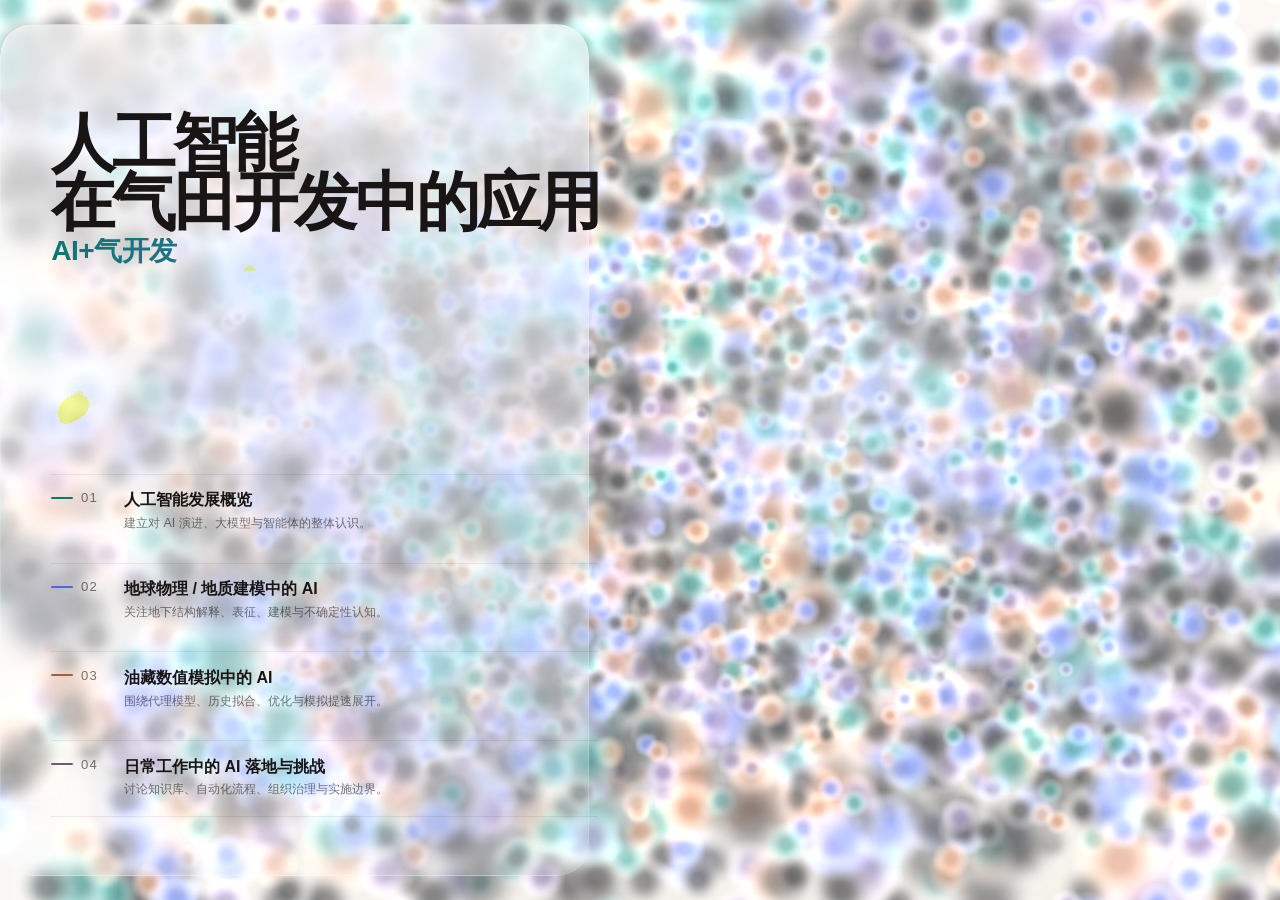
<file: part1/opening-webgl.html>
<!DOCTYPE html>
<html lang="zh-CN">
<head>
  <meta charset="UTF-8" />
  <meta name="viewport" content="width=device-width, initial-scale=1.0" />
  <title>人工智能在气田开发中的应用｜开场页</title>
  <link rel="icon" href="data:image/svg+xml,%3Csvg xmlns='http://www.w3.org/2000/svg' viewBox='0 0 64 64'%3E%3Crect width='64' height='64' rx='18' fill='%230f766e'/%3E%3Cpath d='M15 37c9-9 18-12 28-12 3 0 6 .3 9 .8-7 1.7-15 6.2-22 14l-3 3H15z' fill='%23ffffff'/%3E%3Ccircle cx='44' cy='20' r='5' fill='%235a6ff2'/%3E%3C/svg%3E" />
  <style>
    :root {
      --bg: #f4f1eb;
      --bg-soft: #fbf8f2;
      --ink: #191514;
      --ink-soft: rgba(25, 21, 20, 0.58);
      --line: rgba(25, 21, 20, 0.08);
      --line-strong: rgba(25, 21, 20, 0.12);
      --accent-1: #0f766e;
      --accent-2: #4f67d8;
      --accent-3: #9c6443;
      --accent-4: #6c5a86;
      --shadow: 0 30px 90px rgba(23, 19, 16, 0.08);
      --font-sans: "PingFang SC", "Hiragino Sans GB", "Microsoft YaHei", "Noto Sans SC", "Source Han Sans SC", Arial, sans-serif;
    }

    * { box-sizing: border-box; }
    html, body { height: 100%; }
    body {
      margin: 0;
      overflow: hidden;
      font-family: var(--font-sans);
      color: var(--ink);
      background:
        radial-gradient(circle at 18% 18%, rgba(15, 118, 110, 0.08), transparent 18%),
        radial-gradient(circle at 82% 22%, rgba(79, 103, 216, 0.08), transparent 18%),
        linear-gradient(180deg, var(--bg-soft), var(--bg));
    }

    .shell {
      position: relative;
      width: 100%;
      height: 100%;
      isolation: isolate;
      background:
        linear-gradient(90deg, rgba(255,255,255,0.48), rgba(255,255,255,0.08) 30%, transparent 56%),
        linear-gradient(180deg, rgba(255,255,255,0.24), transparent 26%);
    }

    #glCanvas,
    .fallback-visual,
    .atmosphere,
    .grain {
      position: absolute;
      inset: 0;
      width: 100%;
      height: 100%;
      display: block;
      pointer-events: none;
    }

    #glCanvas,
    .fallback-visual { z-index: 1; }
    .atmosphere,
    .grain { z-index: 2; }

    .atmosphere {
      background:
        radial-gradient(circle at 67% 44%, rgba(255,255,255,0.38), transparent 20%),
        radial-gradient(circle at 69% 47%, rgba(15, 118, 110, 0.06), transparent 26%),
        radial-gradient(circle at 74% 54%, rgba(79, 103, 216, 0.05), transparent 20%);
      mix-blend-mode: screen;
    }

    .grain {
      opacity: 0.16;
      background-image:
        radial-gradient(circle at 18% 20%, rgba(0,0,0,0.09) 0 0.8px, transparent 1px),
        radial-gradient(circle at 76% 42%, rgba(0,0,0,0.06) 0 0.8px, transparent 1px),
        radial-gradient(circle at 42% 78%, rgba(0,0,0,0.05) 0 0.7px, transparent 1px);
      background-size: 160px 160px, 220px 220px, 180px 180px;
      mix-blend-mode: multiply;
    }

    .fallback-visual {
      display: none;
      background:
        radial-gradient(circle at 64% 46%, rgba(33, 28, 24, 0.28), transparent 8%),
        radial-gradient(circle at 74% 32%, rgba(15, 118, 110, 0.14), transparent 13%),
        radial-gradient(circle at 78% 42%, rgba(79, 103, 216, 0.16), transparent 14%),
        radial-gradient(circle at 78% 55%, rgba(156, 100, 67, 0.14), transparent 14%),
        radial-gradient(circle at 72% 68%, rgba(108, 90, 134, 0.12), transparent 13%);
    }

    body.no-webgl .fallback-visual { display: block; }

    .content {
      position: relative;
      z-index: 4;
      width: min(42rem, 46vw);
      height: 100%;
      display: grid;
      align-content: space-between;
      padding: clamp(2rem, 4vw, 3.5rem);
    }

    .content::before {
      content: "";
      position: absolute;
      inset: clamp(1rem, 3vw, 1.5rem) 0 clamp(1rem, 3vw, 1.5rem) 0;
      border-radius: 2rem;
      background: linear-gradient(180deg, rgba(255,255,255,0.72), rgba(255,255,255,0.34));
      border: 1px solid rgba(255,255,255,0.26);
      box-shadow: var(--shadow);
      backdrop-filter: blur(18px);
      z-index: -1;
      mask-image: linear-gradient(180deg, rgba(0,0,0,1), rgba(0,0,0,0.82) 60%, rgba(0,0,0,0.6));
    }

    .title-block {
      padding-top: clamp(1.8rem, 7vh, 5rem);
      display: grid;
      gap: 0.75rem;
    }

    h1 {
      margin: 0;
      font-size: clamp(2.8rem, 5vw, 4.9rem);
      line-height: 0.92;
      letter-spacing: -0.05em;
      max-width: none;
    }

    .title-line {
      display: block;
      white-space: nowrap;
    }

    .title-highlight {
      display: block;
      margin-top: 0.22em;
      font-size: 0.44em;
      letter-spacing: -0.02em;
      background: linear-gradient(120deg, var(--accent-1), var(--accent-2));
      -webkit-background-clip: text;
      background-clip: text;
      color: transparent;
    }

    .menu {
      display: grid;
      gap: 0.82rem;
      padding-bottom: clamp(1rem, 4vh, 2rem);
    }

    .menu-item {
      appearance: none;
      width: 100%;
      border: 0;
      padding: 0.96rem 0 0.98rem;
      background: transparent;
      text-align: left;
      color: inherit;
      cursor: default;
      border-top: 1px solid var(--line);
      transition: transform 0.26s ease, border-color 0.26s ease, opacity 0.26s ease;
    }

    .menu-item[data-target] {
      cursor: pointer;
    }

    .menu-item:last-child {
      border-bottom: 1px solid var(--line);
    }

    .menu-item:hover,
    .menu-item:focus-visible {
      transform: translateX(8px);
      border-color: var(--line-strong);
      outline: none;
    }

    .menu-item__row {
      display: grid;
      grid-template-columns: auto 1fr;
      gap: 0.95rem;
      align-items: start;
    }

    .menu-item__index {
      position: relative;
      display: inline-flex;
      align-items: center;
      gap: 0.52rem;
      min-width: 3.6rem;
      color: var(--ink-soft);
      font-size: 0.82rem;
      letter-spacing: 0.08em;
      text-transform: uppercase;
    }

    .menu-item__index::before {
      content: "";
      display: inline-block;
      width: 1.35rem;
      height: 2px;
      border-radius: 999px;
      background: var(--branch, var(--ink));
      box-shadow: 0 0 18px color-mix(in srgb, var(--branch, var(--ink)) 32%, transparent);
    }

    .menu-item__copy strong {
      display: block;
      margin-bottom: 0.18rem;
      font-size: clamp(1rem, 1.08vw, 1.06rem);
      font-weight: 700;
    }

    .menu-item__copy span {
      display: block;
      color: var(--ink-soft);
      font-size: clamp(0.78rem, 0.9vw, 0.88rem);
      line-height: 1.58;
    }

    .branch-1 { --branch: var(--accent-1); }
    .branch-2 { --branch: var(--accent-2); }
    .branch-3 { --branch: var(--accent-3); }
    .branch-4 { --branch: var(--accent-4); }

    @media (max-width: 1100px) {
      .content {
        width: min(40rem, 54vw);
      }
    }

    @media (max-width: 820px) {
      body { overflow: auto; }
      .shell { min-height: 100dvh; }
      .content {
        width: min(100%, 42rem);
        min-height: 100dvh;
      }
      h1 { font-size: clamp(2.8rem, 14vw, 4.5rem); }
    }

    @media (prefers-reduced-motion: reduce) {
      *, *::before, *::after {
        animation-duration: 0.01ms !important;
        transition-duration: 0.2s !important;
      }
    }
  </style>
</head>
<body>
  <div class="shell">
    <canvas id="glCanvas" aria-hidden="true"></canvas>
    <div class="fallback-visual" aria-hidden="true"></div>
    <div class="atmosphere" aria-hidden="true"></div>
    <div class="grain" aria-hidden="true"></div>

    <main class="content">
      <section class="title-block">
        <h1><span class="title-line">人工智能</span><span class="title-line">在气田开发中的应用</span><span class="title-highlight">AI+气开发</span></h1>
      </section>

      <nav class="menu" aria-label="presentation outline">
        <button class="menu-item branch-1" type="button" data-branch="1" data-target="index.html">
          <span class="menu-item__row">
            <span class="menu-item__index">01</span>
            <span class="menu-item__copy">
              <strong>人工智能发展概览</strong>
              <span>建立对 AI 演进、大模型与智能体的整体认识。</span>
            </span>
          </span>
        </button>
        <button class="menu-item branch-2" type="button" data-branch="2" data-target="../part2/index.html">
          <span class="menu-item__row">
            <span class="menu-item__index">02</span>
            <span class="menu-item__copy">
              <strong>地球物理 / 地质建模中的 AI</strong>
              <span>关注地下结构解释、表征、建模与不确定性认知。</span>
            </span>
          </span>
        </button>
        <button class="menu-item branch-3" type="button" data-branch="3" data-target="../part3/pinn_slides.html">
          <span class="menu-item__row">
            <span class="menu-item__index">03</span>
            <span class="menu-item__copy">
              <strong>油藏数值模拟中的 AI</strong>
              <span>围绕代理模型、历史拟合、优化与模拟提速展开。</span>
            </span>
          </span>
        </button>
        <button class="menu-item branch-4" type="button" data-branch="4">
          <span class="menu-item__row">
            <span class="menu-item__index">04</span>
            <span class="menu-item__copy">
              <strong>日常工作中的 AI 落地与挑战</strong>
              <span>讨论知识库、自动化流程、组织治理与实施边界。</span>
            </span>
          </span>
        </button>
      </nav>
    </main>
  </div>

  <script>
    (() => {
      const canvas = document.getElementById('glCanvas');
      const menuItems = Array.from(document.querySelectorAll('.menu-item'));
      const reducedMotion = window.matchMedia('(prefers-reduced-motion: reduce)').matches;
      const PARTICLE_COUNT = reducedMotion ? 3200 : 6800;
      const branchPalette = {
        0: [0.10, 0.10, 0.11],
        1: [0.10, 0.43, 0.41],
        2: [0.32, 0.41, 0.78],
        3: [0.60, 0.39, 0.28],
        4: [0.39, 0.33, 0.50]
      };

      let gl = null;
      let program = null;
      let attribs = null;
      let uniforms = null;
      let rafId = null;
      let assembled = false;
      let entered = false;
      let hoverBranch = 0;
      let navigationTimer = null;
      let startTime = performance.now();
      let assembleTime = null;
      let current = null;
      let target = null;
      let home = null;
      let velocity = null;
      let sizes = null;
      let colors = null;
      let branches = null;
      let posBuffer = null;
      let sizeBuffer = null;
      let colorBuffer = null;
      let branchBuffer = null;
      let dpr = Math.min(window.devicePixelRatio || 1, 2);
      const pointer = { x: 0, y: 0, moved: false, lastClientX: null, lastClientY: null };

      const branchDefs = [
        { id: 0, p0: [-0.92, -0.34, 0.28], p1: [-0.16, -0.14, 0.16], p2: [0.44, -0.04, 0.04], w0: 0.22, w1: 0.10 },
        { id: 1, p0: [0.28, 0.00, 0.04], p1: [0.80, 0.20, -0.02], p2: [1.46, 0.92, -0.28], w0: 0.12, w1: 0.028 },
        { id: 2, p0: [0.30, -0.02, 0.05], p1: [0.92, 0.08, -0.02], p2: [1.78, 0.42, -0.14], w0: 0.11, w1: 0.028 },
        { id: 3, p0: [0.33, -0.04, 0.06], p1: [0.98, -0.02, 0.08], p2: [1.76, -0.18, 0.12], w0: 0.10, w1: 0.026 },
        { id: 4, p0: [0.26, -0.08, 0.08], p1: [0.80, -0.30, 0.16], p2: [1.48, -0.84, 0.30], w0: 0.12, w1: 0.03 }
      ];

      function rnd(min, max) { return min + Math.random() * (max - min); }
      function lerp(a, b, t) { return a + (b - a) * t; }
      function clamp(v, min, max) { return Math.max(min, Math.min(max, v)); }
      function easeOutCubic(t) { return 1 - Math.pow(1 - t, 3); }
      function randn() {
        let u = 0, v = 0;
        while (u === 0) u = Math.random();
        while (v === 0) v = Math.random();
        return Math.sqrt(-2.0 * Math.log(u)) * Math.cos(2.0 * Math.PI * v);
      }

      function bezier3(p0, p1, p2, t) {
        const mt = 1 - t;
        return [
          mt * mt * p0[0] + 2 * mt * t * p1[0] + t * t * p2[0],
          mt * mt * p0[1] + 2 * mt * t * p1[1] + t * t * p2[1],
          mt * mt * p0[2] + 2 * mt * t * p1[2] + t * t * p2[2]
        ];
      }

      function bezier3Tangent(p0, p1, p2, t) {
        return [
          2 * (1 - t) * (p1[0] - p0[0]) + 2 * t * (p2[0] - p1[0]),
          2 * (1 - t) * (p1[1] - p0[1]) + 2 * t * (p2[1] - p1[1]),
          2 * (1 - t) * (p1[2] - p0[2]) + 2 * t * (p2[2] - p1[2])
        ];
      }

      function generateTargetState(count) {
        const positions = new Float32Array(count * 3);
        const branchIndex = new Float32Array(count);

        for (let i = 0; i < count; i++) {
          const mode = Math.random();
          let branch = 0;
          let curve = branchDefs[0];
          let t = 0;
          let x = 0;
          let y = 0;
          let z = 0;

          if (mode < 0.32) {
            curve = branchDefs[0];
            branch = 0;
            t = Math.pow(Math.random(), 0.88);
          } else {
            branch = 1 + Math.floor(Math.random() * 4);
            curve = branchDefs[branch];
            t = Math.pow(Math.random(), 0.78);
          }

          const pt = bezier3(curve.p0, curve.p1, curve.p2, t);
          const tan = bezier3Tangent(curve.p0, curve.p1, curve.p2, t);
          const len = Math.hypot(tan[0], tan[1]) || 1;
          const nx = -tan[1] / len;
          const ny = tan[0] / len;
          const width = lerp(curve.w0, curve.w1, t) * (0.42 + Math.random() * 0.48);
          const spread = clamp(randn(), -1.7, 1.7) * width;
          const depth = clamp(randn(), -1.8, 1.8) * width * 0.5;

          x = pt[0] + nx * spread;
          y = pt[1] + ny * spread;
          z = pt[2] + depth;

          if (Math.random() > 0.92) {
            x += nx * width * 0.9;
            y += ny * width * 0.9;
            z += depth * 0.35;
          }

          if (mode > 0.84 && mode < 0.9) {
            x = 0.3 + randn() * 0.10;
            y = -0.02 + randn() * 0.08;
            z = 0.04 + randn() * 0.05;
            branch = 0;
          }

          positions[i * 3] = x;
          positions[i * 3 + 1] = y;
          positions[i * 3 + 2] = z;
          branchIndex[i] = branch;
        }

        return { positions, branchIndex };
      }

      function generateScatterPositions(count) {
        const out = new Float32Array(count * 3);
        for (let i = 0; i < count; i++) {
          const cluster = Math.random();
          let x = rnd(-2.8, 2.8);
          let y = rnd(-1.9, 1.9);
          let z = rnd(-1.8, 2.2);

          if (cluster < 0.33) {
            x += rnd(-0.6, 0.3);
            y += rnd(-0.2, 0.2);
          } else if (cluster < 0.66) {
            x += rnd(0.2, 1.0);
            y += rnd(-0.4, 0.4);
          }

          out[i * 3] = x;
          out[i * 3 + 1] = y;
          out[i * 3 + 2] = z;
        }
        return out;
      }

      function generateColors(branchIndex) {
        const out = new Float32Array(branchIndex.length * 3);
        for (let i = 0; i < branchIndex.length; i++) {
          const base = branchPalette[branchIndex[i]] || branchPalette[0];
          const lift = rnd(-0.04, 0.05);
          out[i * 3] = clamp(base[0] + lift, 0, 1);
          out[i * 3 + 1] = clamp(base[1] + lift, 0, 1);
          out[i * 3 + 2] = clamp(base[2] + lift, 0, 1);
        }
        return out;
      }

      function generateSizes(branchIndex) {
        const out = new Float32Array(branchIndex.length);
        for (let i = 0; i < branchIndex.length; i++) {
          const branch = branchIndex[i];
          const nearCore = branch === 0;
          const strong = Math.random() > 0.9;
          if (nearCore) {
            out[i] = strong ? rnd(5.8, 8.8) : rnd(2.8, 5.2);
          } else {
            out[i] = strong ? rnd(4.8, 7.0) : rnd(2.0, 4.4);
          }
        }
        return out;
      }

      function createShader(type, source) {
        const shader = gl.createShader(type);
        gl.shaderSource(shader, source);
        gl.compileShader(shader);
        if (!gl.getShaderParameter(shader, gl.COMPILE_STATUS)) {
          throw new Error(gl.getShaderInfoLog(shader) || 'Shader compile failed');
        }
        return shader;
      }

      function createProgram(vsSource, fsSource) {
        const vs = createShader(gl.VERTEX_SHADER, vsSource);
        const fs = createShader(gl.FRAGMENT_SHADER, fsSource);
        const prog = gl.createProgram();
        gl.attachShader(prog, vs);
        gl.attachShader(prog, fs);
        gl.linkProgram(prog);
        if (!gl.getProgramParameter(prog, gl.LINK_STATUS)) {
          throw new Error(gl.getProgramInfoLog(prog) || 'Program link failed');
        }
        gl.deleteShader(vs);
        gl.deleteShader(fs);
        return prog;
      }

      function getProgress(time) {
        if (!assembled) return 0;
        if (reducedMotion || assembleTime === null) return 1;
        return easeOutCubic(clamp((time - assembleTime) / 2600, 0, 1));
      }

      function triggerAssemble() {
        if (assembled) return;
        assembled = true;
        assembleTime = performance.now();
        for (let i = 0; i < PARTICLE_COUNT; i++) {
          const i3 = i * 3;
          velocity[i3] += (target[i3] - current[i3]) * rnd(0.03, 0.055);
          velocity[i3 + 1] += (target[i3 + 1] - current[i3 + 1]) * rnd(0.03, 0.055);
          velocity[i3 + 2] += (target[i3 + 2] - current[i3 + 2]) * rnd(0.03, 0.055);
        }
      }

      function queueNavigation(href, immediate = false) {
        if (!href) return;
        if (navigationTimer !== null) {
          window.clearTimeout(navigationTimer);
        }
        const delay = immediate || reducedMotion ? 140 : 920;
        navigationTimer = window.setTimeout(() => {
          window.location.href = href;
        }, delay);
      }

      function resize() {
        const w = Math.floor(window.innerWidth * dpr);
        const h = Math.floor(window.innerHeight * dpr);
        canvas.width = w;
        canvas.height = h;
        canvas.style.width = window.innerWidth + 'px';
        canvas.style.height = window.innerHeight + 'px';
        if (gl) gl.viewport(0, 0, w, h);
      }

      function initState() {
        const targetState = generateTargetState(PARTICLE_COUNT);
        target = targetState.positions;
        branches = targetState.branchIndex;
        home = generateScatterPositions(PARTICLE_COUNT);
        current = new Float32Array(home);
        velocity = new Float32Array(PARTICLE_COUNT * 3);
        for (let i = 0; i < PARTICLE_COUNT; i++) {
          const i3 = i * 3;
          velocity[i3] = rnd(-0.01, 0.01);
          velocity[i3 + 1] = rnd(-0.01, 0.01);
          velocity[i3 + 2] = rnd(-0.008, 0.008);
        }
        sizes = generateSizes(branches);
        colors = generateColors(branches);
      }

      function initGL() {
        gl = canvas.getContext('webgl', {
          alpha: true,
          antialias: true,
          depth: false,
          stencil: false,
          premultipliedAlpha: true,
          preserveDrawingBuffer: false,
          powerPreference: 'high-performance'
        });

        if (!gl) {
          document.body.classList.add('no-webgl');
          return false;
        }

        const vsSource = `
          attribute vec3 aPosition;
          attribute float aSize;
          attribute vec3 aColor;
          attribute float aBranch;
          uniform float uAspect;
          uniform float uTime;
          uniform float uProgress;
          uniform float uCameraDist;
          uniform float uPitch;
          uniform float uYaw;
          uniform float uHoverBranch;
          varying vec3 vColor;
          varying float vAlpha;

          mat3 rotX(float a) {
            float s = sin(a), c = cos(a);
            return mat3(
              1.0, 0.0, 0.0,
              0.0, c, -s,
              0.0, s, c
            );
          }

          mat3 rotY(float a) {
            float s = sin(a), c = cos(a);
            return mat3(
              c, 0.0, s,
              0.0, 1.0, 0.0,
              -s, 0.0, c
            );
          }

          void main() {
            vec3 pos = aPosition + vec3(0.26, 0.0, 0.0);
            float drift = 1.0 - uProgress;
            pos.x += sin(uTime * 0.26 + aSize * 0.9) * 0.02 * drift;
            pos.y += cos(uTime * 0.31 + aSize * 0.7) * 0.02 * drift;
            pos.z += sin(uTime * 0.18 + aSize * 0.5) * 0.03 * drift;

            vec3 view = rotY(uYaw) * rotX(uPitch) * pos;
            float cam = max(uCameraDist - view.z, 0.2);
            float perspective = 1.0 / cam;
            vec2 clip = view.xy * perspective * 1.92;
            clip.x /= uAspect;
            gl_Position = vec4(clip, 0.0, 1.0);

            float focus = 1.0;
            if (uHoverBranch > 0.5) {
              float matched = 1.0 - step(0.25, abs(aBranch - uHoverBranch));
              focus = mix(0.45, 1.35, matched);
            }

            float sizeScale = mix(52.0, 30.0, uProgress);
            gl_PointSize = aSize * sizeScale * perspective * focus;
            vColor = aColor;
            vAlpha = mix(0.72, 0.96, uProgress) * mix(0.72, 1.0, focus);
          }
        `;

        const fsSource = `
          precision mediump float;
          varying vec3 vColor;
          varying float vAlpha;
          void main() {
            vec2 uv = gl_PointCoord - 0.5;
            float d = length(uv);
            float alpha = smoothstep(0.56, 0.06, d);
            float glow = smoothstep(0.42, 0.0, d) * 0.26;
            gl_FragColor = vec4(vColor + glow * 0.10, alpha * vAlpha);
          }
        `;

        program = createProgram(vsSource, fsSource);
        attribs = {
          position: gl.getAttribLocation(program, 'aPosition'),
          size: gl.getAttribLocation(program, 'aSize'),
          color: gl.getAttribLocation(program, 'aColor'),
          branch: gl.getAttribLocation(program, 'aBranch')
        };
        uniforms = {
          aspect: gl.getUniformLocation(program, 'uAspect'),
          time: gl.getUniformLocation(program, 'uTime'),
          progress: gl.getUniformLocation(program, 'uProgress'),
          cameraDist: gl.getUniformLocation(program, 'uCameraDist'),
          pitch: gl.getUniformLocation(program, 'uPitch'),
          yaw: gl.getUniformLocation(program, 'uYaw'),
          hoverBranch: gl.getUniformLocation(program, 'uHoverBranch')
        };

        posBuffer = gl.createBuffer();
        sizeBuffer = gl.createBuffer();
        colorBuffer = gl.createBuffer();
        branchBuffer = gl.createBuffer();

        gl.bindBuffer(gl.ARRAY_BUFFER, sizeBuffer);
        gl.bufferData(gl.ARRAY_BUFFER, sizes, gl.STATIC_DRAW);

        gl.bindBuffer(gl.ARRAY_BUFFER, colorBuffer);
        gl.bufferData(gl.ARRAY_BUFFER, colors, gl.STATIC_DRAW);

        gl.bindBuffer(gl.ARRAY_BUFFER, branchBuffer);
        gl.bufferData(gl.ARRAY_BUFFER, branches, gl.STATIC_DRAW);

        gl.enable(gl.BLEND);
        gl.blendFunc(gl.SRC_ALPHA, gl.ONE_MINUS_SRC_ALPHA);
        gl.disable(gl.DEPTH_TEST);
        resize();
        return true;
      }

      function updatePositions(time) {
        const t = (time - startTime) * 0.001;
        const progress = getProgress(time);
        const px = pointer.x;
        const py = pointer.y;

        for (let i = 0; i < PARTICLE_COUNT; i++) {
          const i3 = i * 3;
          let x = current[i3];
          let y = current[i3 + 1];
          let z = current[i3 + 2];
          let vx = velocity[i3];
          let vy = velocity[i3 + 1];
          let vz = velocity[i3 + 2];

          const tx = assembled ? target[i3] : home[i3];
          const ty = assembled ? target[i3 + 1] : home[i3 + 1];
          const tz = assembled ? target[i3 + 2] : home[i3 + 2];

          const dx = tx - x;
          const dy = ty - y;
          const dz = tz - z;
          const spring = assembled ? lerp(0.025, 0.052, progress) : 0.0032;
          vx += dx * spring;
          vy += dy * spring;
          vz += dz * spring;

          if (!assembled) {
            vx += Math.sin(t * 0.52 + i * 0.017) * 0.00052;
            vy += Math.cos(t * 0.47 + i * 0.013) * 0.00048;
            vz += Math.sin(t * 0.34 + i * 0.009) * 0.00028;
          } else {
            const settle = 1.0 - progress;
            vx += Math.sin(t * 0.82 + i * 0.011) * 0.00042 * settle;
            vy += Math.cos(t * 0.76 + i * 0.009) * 0.00042 * settle;
            vz += Math.sin(t * 0.62 + i * 0.008) * 0.0003 * settle;
          }

          if (pointer.moved && !assembled) {
            const mx = x * 0.38 - px;
            const my = y * 0.42 - py;
            const dist2 = mx * mx + my * my + 0.03;
            const influence = 0.0026 / dist2;
            vx += mx * influence;
            vy += my * influence;
          }

          const damp = assembled ? lerp(0.80, 0.90, progress) : 0.972;
          vx *= damp;
          vy *= damp;
          vz *= damp;

          x += vx;
          y += vy;
          z += vz;

          if (!assembled) {
            if (x < -3.4) x = 3.2;
            if (x > 3.4) x = -3.2;
            if (y < -2.3) y = 2.1;
            if (y > 2.3) y = -2.1;
            if (z < -2.4) z = 2.2;
            if (z > 2.6) z = -2.2;
          }

          current[i3] = x;
          current[i3 + 1] = y;
          current[i3 + 2] = z;
          velocity[i3] = vx;
          velocity[i3 + 1] = vy;
          velocity[i3 + 2] = vz;
        }
      }

      function render(time) {
        if (!gl) return;
        const progress = getProgress(time);
        updatePositions(time);

        gl.clearColor(0, 0, 0, 0);
        gl.clear(gl.COLOR_BUFFER_BIT);
        gl.useProgram(program);

        gl.uniform1f(uniforms.aspect, canvas.width / Math.max(canvas.height, 1));
        gl.uniform1f(uniforms.time, (time - startTime) * 0.001);
        gl.uniform1f(uniforms.progress, progress);
        gl.uniform1f(uniforms.cameraDist, lerp(5.0, 3.18, progress));
        gl.uniform1f(uniforms.pitch, lerp(0.04, 0.52, progress));
        gl.uniform1f(uniforms.yaw, lerp(-0.02, -0.34, progress));
        gl.uniform1f(uniforms.hoverBranch, hoverBranch);

        gl.bindBuffer(gl.ARRAY_BUFFER, posBuffer);
        gl.bufferData(gl.ARRAY_BUFFER, current, gl.DYNAMIC_DRAW);
        gl.enableVertexAttribArray(attribs.position);
        gl.vertexAttribPointer(attribs.position, 3, gl.FLOAT, false, 0, 0);

        gl.bindBuffer(gl.ARRAY_BUFFER, sizeBuffer);
        gl.enableVertexAttribArray(attribs.size);
        gl.vertexAttribPointer(attribs.size, 1, gl.FLOAT, false, 0, 0);

        gl.bindBuffer(gl.ARRAY_BUFFER, colorBuffer);
        gl.enableVertexAttribArray(attribs.color);
        gl.vertexAttribPointer(attribs.color, 3, gl.FLOAT, false, 0, 0);

        gl.bindBuffer(gl.ARRAY_BUFFER, branchBuffer);
        gl.enableVertexAttribArray(attribs.branch);
        gl.vertexAttribPointer(attribs.branch, 1, gl.FLOAT, false, 0, 0);

        gl.drawArrays(gl.POINTS, 0, PARTICLE_COUNT);
        rafId = requestAnimationFrame(render);
      }

      function pointerToNDC(event) {
        pointer.x = (event.clientX / window.innerWidth) * 2 - 1;
        pointer.y = -((event.clientY / window.innerHeight) * 2 - 1);
        pointer.moved = true;
      }

      function handlePointer(event) {
        pointerToNDC(event);
        if (pointer.lastClientX === null || pointer.lastClientY === null) {
          pointer.lastClientX = event.clientX;
          pointer.lastClientY = event.clientY;
          return;
        }
        const dx = event.clientX - pointer.lastClientX;
        const dy = event.clientY - pointer.lastClientY;
        pointer.lastClientX = event.clientX;
        pointer.lastClientY = event.clientY;
        if (!entered && Math.hypot(dx, dy) > 8) {
          entered = true;
          triggerAssemble();
        }
      }

      function bindMenuHover() {
        menuItems.forEach((item) => {
          const branch = Number(item.dataset.branch || 0);
          item.addEventListener('pointerenter', () => {
            hoverBranch = branch;
            triggerAssemble();
          });
          item.addEventListener('pointerleave', () => {
            hoverBranch = 0;
          });
          item.addEventListener('focus', () => {
            hoverBranch = branch;
            triggerAssemble();
          });
          item.addEventListener('blur', () => {
            hoverBranch = 0;
          });
          item.addEventListener('click', () => {
            const href = item.dataset.target;
            const immediate = assembled;
            triggerAssemble();
            queueNavigation(href, immediate);
          });
        });
      }

      function init() {
        initState();
        if (!initGL()) return;
        bindMenuHover();

        window.addEventListener('resize', resize);
        window.addEventListener('pointermove', handlePointer, { passive: true });
        window.addEventListener('pointerdown', triggerAssemble, { passive: true });
        window.addEventListener('keydown', triggerAssemble, { passive: true });

        canvas.addEventListener('webglcontextlost', (event) => {
          event.preventDefault();
          if (rafId) cancelAnimationFrame(rafId);
        });

        canvas.addEventListener('webglcontextrestored', () => {
          initState();
          initGL();
          bindMenuHover();
          rafId = requestAnimationFrame(render);
        });

        rafId = requestAnimationFrame(render);
      }

      init();
    })();
  </script>
</body>
</html>
</file>
